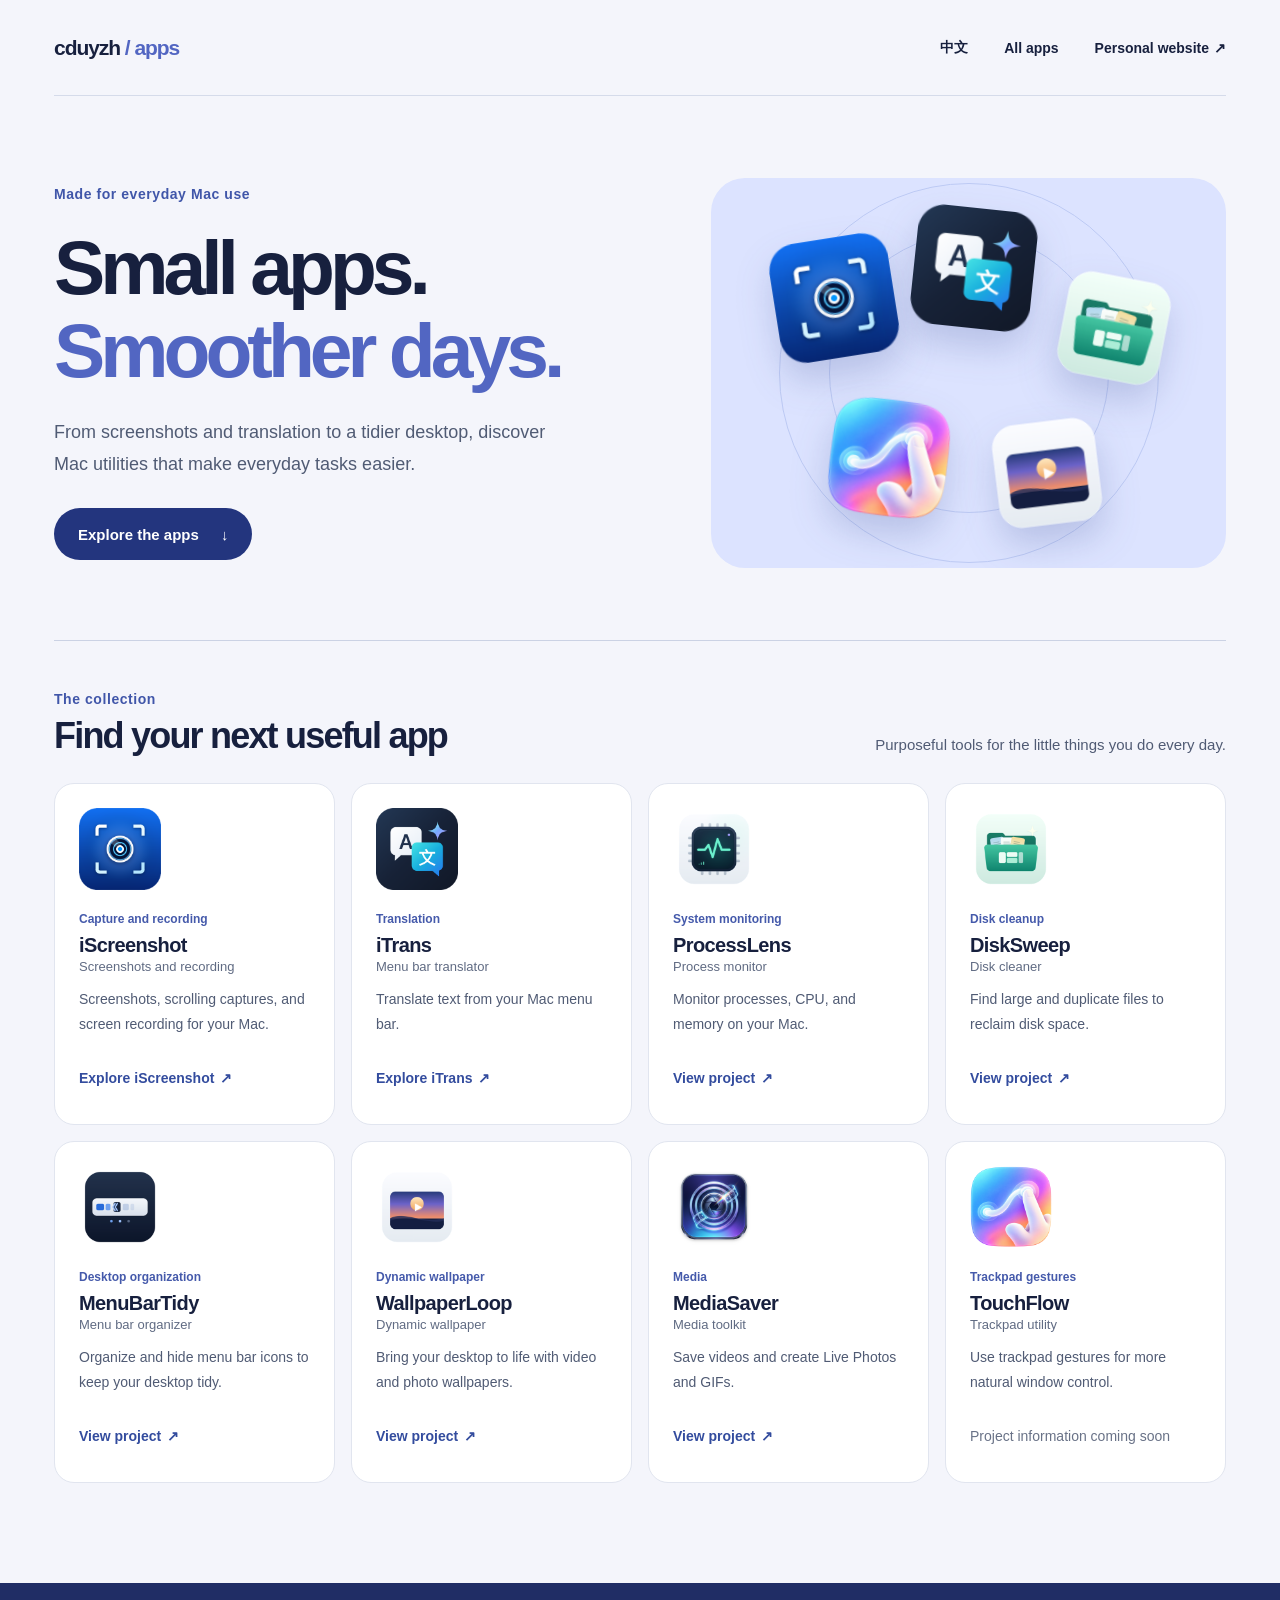
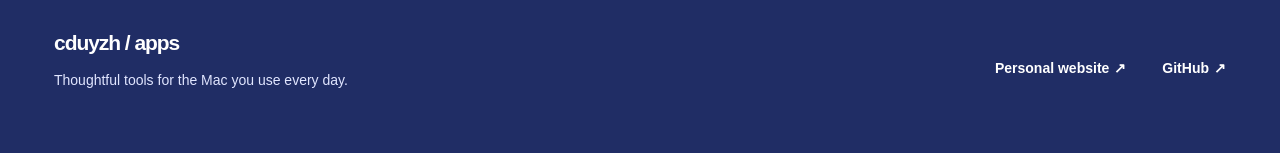
<file: index.html>
<!doctype html>
<html lang="en">
<head>
  <meta charset="utf-8">
  <meta name="viewport" content="width=device-width, initial-scale=1">
  <meta name="description" content="Explore cduyzh Mac apps for screenshots, translation, disk cleanup, process monitoring, menu bar organization, and dynamic wallpapers.">
  <meta name="theme-color" content="#f4f5fb">
  <title>Mac Apps and Utilities for Screenshots, Translation and More | cduyzh</title>
  <meta name="keywords" content="cduyzh, Mac apps, macOS utilities, iScreenshot, iTrans, screen capture mac, translator mac, menu bar apps">
  <meta name="author" content="cduyzh">
  <meta property="og:type" content="website">
  <meta property="og:site_name" content="cduyzh Mac Apps">
  <meta property="og:title" content="Mac Apps and Utilities for Screenshots, Translation and More | cduyzh">
  <meta property="og:description" content="Explore cduyzh Mac apps for screenshots, translation, disk cleanup, process monitoring, menu bar organization, and dynamic wallpapers.">
  <meta property="og:url" content="https://apps.cduyzh.top/">
  <meta property="og:image" content="https://apps.cduyzh.top/assets/icons/iScreenshot.png">
  <meta name="twitter:card" content="summary">
  <meta name="twitter:title" content="Mac Apps and Utilities for Screenshots, Translation and More | cduyzh">
  <meta name="twitter:description" content="Explore cduyzh Mac apps for screenshots, translation, disk cleanup, process monitoring, menu bar organization, and dynamic wallpapers.">
  <meta name="twitter:image" content="https://apps.cduyzh.top/assets/icons/iScreenshot.png">
  <link rel="canonical" href="https://apps.cduyzh.top/">
  <link rel="alternate" hreflang="en" href="https://apps.cduyzh.top/">
  <link rel="alternate" hreflang="zh-CN" href="https://apps.cduyzh.top/zh.html">
  <link rel="alternate" hreflang="x-default" href="https://apps.cduyzh.top/">
  <link rel="icon" href="assets/favicon.svg" type="image/svg+xml">
  <link rel="stylesheet" href="styles.css">

  <script type="application/ld+json">{"@context":"https://schema.org","@type":"ItemList","name":"cduyzh Mac Apps","itemListElement":[{"@type":"ListItem","position":1,"item":{"@type":"SoftwareApplication","name":"iScreenshot","description":"Screenshots, scrolling captures, and screen recording for your Mac.","operatingSystem":"macOS","applicationCategory":"UtilitiesApplication","author":{"@type":"Person","name":"cduyzh"},"url":"https://apps.cduyzh.top/iScreenshot/"}},{"@type":"ListItem","position":2,"item":{"@type":"SoftwareApplication","name":"iTrans","description":"Translate text from your Mac menu bar.","operatingSystem":"macOS","applicationCategory":"UtilitiesApplication","author":{"@type":"Person","name":"cduyzh"},"url":"https://apps.cduyzh.top/iTrans/"}},{"@type":"ListItem","position":3,"item":{"@type":"SoftwareApplication","name":"ProcessLens","description":"Monitor processes, CPU, and memory on your Mac.","operatingSystem":"macOS","applicationCategory":"UtilitiesApplication","author":{"@type":"Person","name":"cduyzh"},"url":"https://github.com/cduyzh/ProcessLens"}},{"@type":"ListItem","position":4,"item":{"@type":"SoftwareApplication","name":"DiskSweep","description":"Find large and duplicate files to reclaim disk space.","operatingSystem":"macOS","applicationCategory":"UtilitiesApplication","author":{"@type":"Person","name":"cduyzh"},"url":"https://github.com/cduyzh/DiskSweep"}},{"@type":"ListItem","position":5,"item":{"@type":"SoftwareApplication","name":"MenuBarTidy","description":"Organize and hide menu bar icons to keep your desktop tidy.","operatingSystem":"macOS","applicationCategory":"UtilitiesApplication","author":{"@type":"Person","name":"cduyzh"},"url":"https://github.com/cduyzh/MenuBarTidy"}},{"@type":"ListItem","position":6,"item":{"@type":"SoftwareApplication","name":"WallpaperLoop","description":"Bring your desktop to life with video and photo wallpapers.","operatingSystem":"macOS","applicationCategory":"UtilitiesApplication","author":{"@type":"Person","name":"cduyzh"},"url":"https://github.com/cduyzh/WallpaperLoop"}},{"@type":"ListItem","position":7,"item":{"@type":"SoftwareApplication","name":"MediaSaver","description":"Save videos and create Live Photos and GIFs.","operatingSystem":"macOS","applicationCategory":"UtilitiesApplication","author":{"@type":"Person","name":"cduyzh"},"url":"https://github.com/cduyzh/MediaSaver"}},{"@type":"ListItem","position":8,"item":{"@type":"SoftwareApplication","name":"TouchFlow","description":"Use trackpad gestures for more natural window control.","operatingSystem":"macOS","applicationCategory":"UtilitiesApplication","author":{"@type":"Person","name":"cduyzh"}}}]}</script>
    <!-- Umami Analytics -->
    <script
      defer
      src="https://umami.cduyzh.top/script.js"
      data-website-id="d0566683-8dc0-4c5d-8891-1f20842751fe"></script>
  </head>
<body>
  <a class="skip-link" href="#apps">Skip to apps</a>
  <div class="page-shell">
    <header class="site-header">
      <a class="wordmark" href="#top" aria-label="cduyzh apps home">cduyzh<span> / apps</span></a>
      <nav aria-label="Main navigation">
        <a href="zh.html" hreflang="zh-CN" lang="zh-CN">中文</a>
        <a href="#apps">All apps</a>
        <a href="https://www.cduyzh.top">Personal website <span aria-hidden="true">↗</span></a>
      </nav>
    </header>

    <main id="top">
      <section class="hero" aria-labelledby="hero-title">
        <div class="hero-copy">
          <p class="eyebrow">Made for everyday Mac use</p>
          <h1 id="hero-title">Small apps.<br><span>Smoother days.</span></h1>
          <p class="hero-description">From screenshots and translation to a tidier desktop, discover Mac utilities that make everyday tasks easier.</p>
          <a class="primary-link" href="#apps">Explore the apps <span aria-hidden="true">↓</span></a>
        </div>
        <div class="hero-art" aria-hidden="true">
          <div class="orbit orbit-one"></div><div class="orbit orbit-two"></div>
          <img class="hero-icon hero-icon-one" src="assets/icons/iScreenshot.png" alt="" width="256" height="256">
          <img class="hero-icon hero-icon-two" src="assets/icons/TransBar.png" alt="" width="256" height="256">
          <img class="hero-icon hero-icon-three" src="assets/icons/DiskSweep.png" alt="" width="256" height="256">
          <img class="hero-icon hero-icon-four" src="assets/icons/TouchFlow.png" alt="" width="256" height="256">
          <img class="hero-icon hero-icon-five" src="assets/icons/WallpaperLoop.png" alt="" width="256" height="256">
        </div>
      </section>

      <section class="collection" id="apps" aria-labelledby="collection-title">
        <div class="section-heading">
          <div><p class="eyebrow">The collection</p><h2 id="collection-title">Find your next useful app</h2></div>
          <p>Purposeful tools for the little things you do every day.</p>
        </div>
        <div class="app-grid">
          <article class="app-card"><img src="assets/icons/iScreenshot.png" alt="" width="256" height="256"><div class="card-content"><p class="category">Capture and recording</p><h3>iScreenshot</h3><p class="chinese-name">Screenshots and recording</p><p class="app-description">Screenshots, scrolling captures, and screen recording for your Mac.</p><a class="app-link" href="https://apps.cduyzh.top/iScreenshot/" aria-label="Visit the iScreenshot app page">Explore iScreenshot <span aria-hidden="true">↗</span></a></div></article>
          <article class="app-card"><img src="assets/icons/TransBar.png" alt="" width="256" height="256"><div class="card-content"><p class="category">Translation</p><h3>iTrans</h3><p class="chinese-name">Menu bar translator</p><p class="app-description">Translate text from your Mac menu bar.</p><a class="app-link" href="https://apps.cduyzh.top/iTrans/" aria-label="Visit the iTrans app page">Explore iTrans <span aria-hidden="true">↗</span></a></div></article>
          <article class="app-card"><img src="assets/icons/ProcessLens.png" alt="" width="256" height="256" loading="lazy"><div class="card-content"><p class="category">System monitoring</p><h3>ProcessLens</h3><p class="chinese-name">Process monitor</p><p class="app-description">Monitor processes, CPU, and memory on your Mac.</p><a class="app-link" href="https://github.com/cduyzh/ProcessLens" aria-label="View the ProcessLens project">View project <span aria-hidden="true">↗</span></a></div></article>
          <article class="app-card"><img src="assets/icons/DiskSweep.png" alt="" width="256" height="256" loading="lazy"><div class="card-content"><p class="category">Disk cleanup</p><h3>DiskSweep</h3><p class="chinese-name">Disk cleaner</p><p class="app-description">Find large and duplicate files to reclaim disk space.</p><a class="app-link" href="https://github.com/cduyzh/DiskSweep" aria-label="View the DiskSweep project">View project <span aria-hidden="true">↗</span></a></div></article>
          <article class="app-card"><img src="assets/icons/MenuBarTidy.png" alt="" width="256" height="256" loading="lazy"><div class="card-content"><p class="category">Desktop organization</p><h3>MenuBarTidy</h3><p class="chinese-name">Menu bar organizer</p><p class="app-description">Organize and hide menu bar icons to keep your desktop tidy.</p><a class="app-link" href="https://github.com/cduyzh/MenuBarTidy" aria-label="View the MenuBarTidy project">View project <span aria-hidden="true">↗</span></a></div></article>
          <article class="app-card"><img src="assets/icons/WallpaperLoop.png" alt="" width="256" height="256" loading="lazy"><div class="card-content"><p class="category">Dynamic wallpaper</p><h3>WallpaperLoop</h3><p class="chinese-name">Dynamic wallpaper</p><p class="app-description">Bring your desktop to life with video and photo wallpapers.</p><a class="app-link" href="https://github.com/cduyzh/WallpaperLoop" aria-label="View the WallpaperLoop project">View project <span aria-hidden="true">↗</span></a></div></article>
          <article class="app-card"><img src="assets/icons/MediaSaver.png" alt="" width="256" height="256" loading="lazy"><div class="card-content"><p class="category">Media</p><h3>MediaSaver</h3><p class="chinese-name">Media toolkit</p><p class="app-description">Save videos and create Live Photos and GIFs.</p><a class="app-link" href="https://github.com/cduyzh/MediaSaver" aria-label="View the MediaSaver project">View project <span aria-hidden="true">↗</span></a></div></article>
          <article class="app-card"><img src="assets/icons/TouchFlow.png" alt="" width="256" height="256" loading="lazy"><div class="card-content"><p class="category">Trackpad gestures</p><h3>TouchFlow</h3><p class="chinese-name">Trackpad utility</p><p class="app-description">Use trackpad gestures for more natural window control.</p><p class="app-pending">Project information coming soon</p></div></article>
        </div>
      </section>
    </main>
  </div>
  <footer class="site-footer"><div class="footer-inner"><div><a class="footer-brand" href="#top">cduyzh / apps</a><p>Thoughtful tools for the Mac you use every day.</p></div><div class="footer-links"><a href="https://www.cduyzh.top">Personal website <span aria-hidden="true">↗</span></a><a href="https://github.com/cduyzh">GitHub <span aria-hidden="true">↗</span></a></div></div></footer>
</body>
</html>
</file>
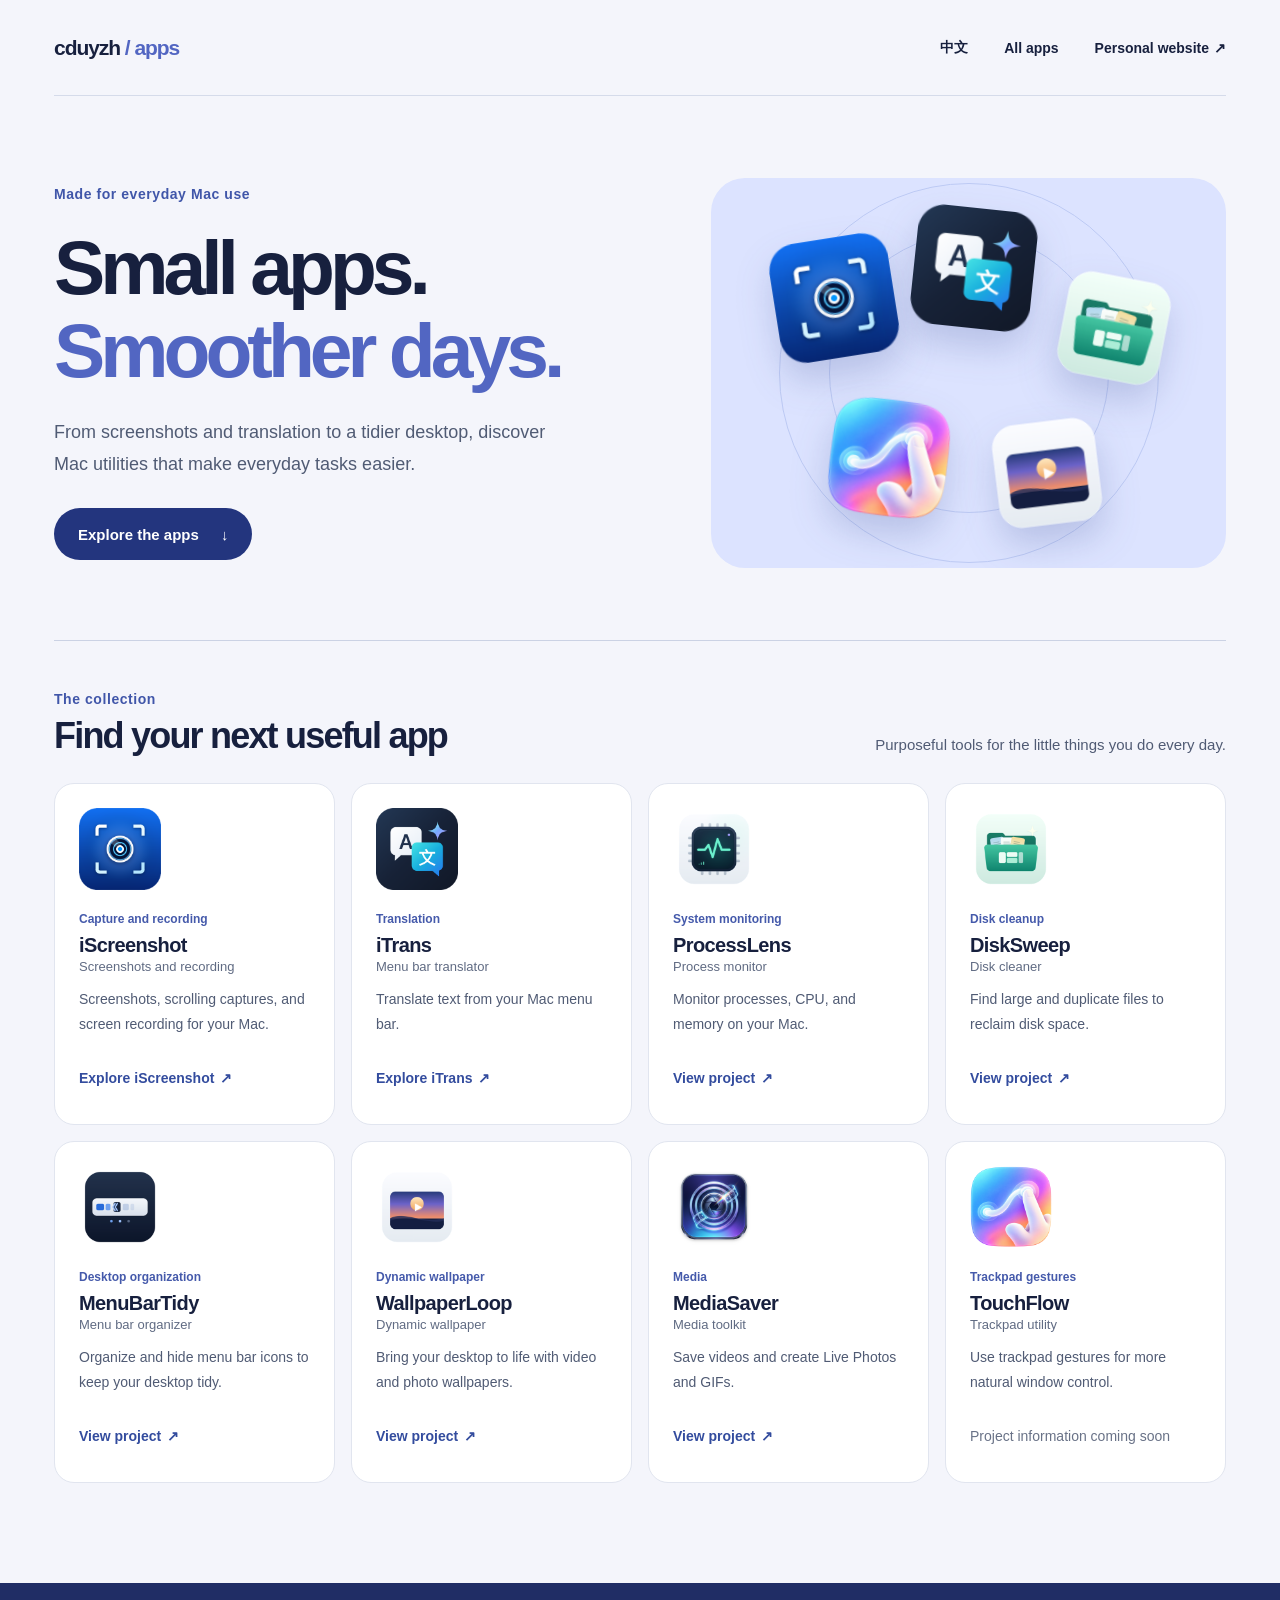
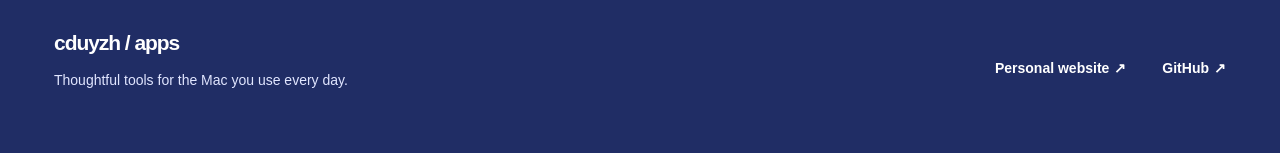
<file: en.html>
<!doctype html>
<html lang="en"><head><meta charset="utf-8"><meta name="viewport" content="width=device-width,initial-scale=1"><meta http-equiv="refresh" content="0; url=./"><meta name="robots" content="noindex"><link rel="canonical" href="https://apps.cduyzh.top/"><title>Mac apps by cduyzh</title></head><body><p>The English page has moved to <a href="./">the homepage</a>.</p></body></html>
</file>
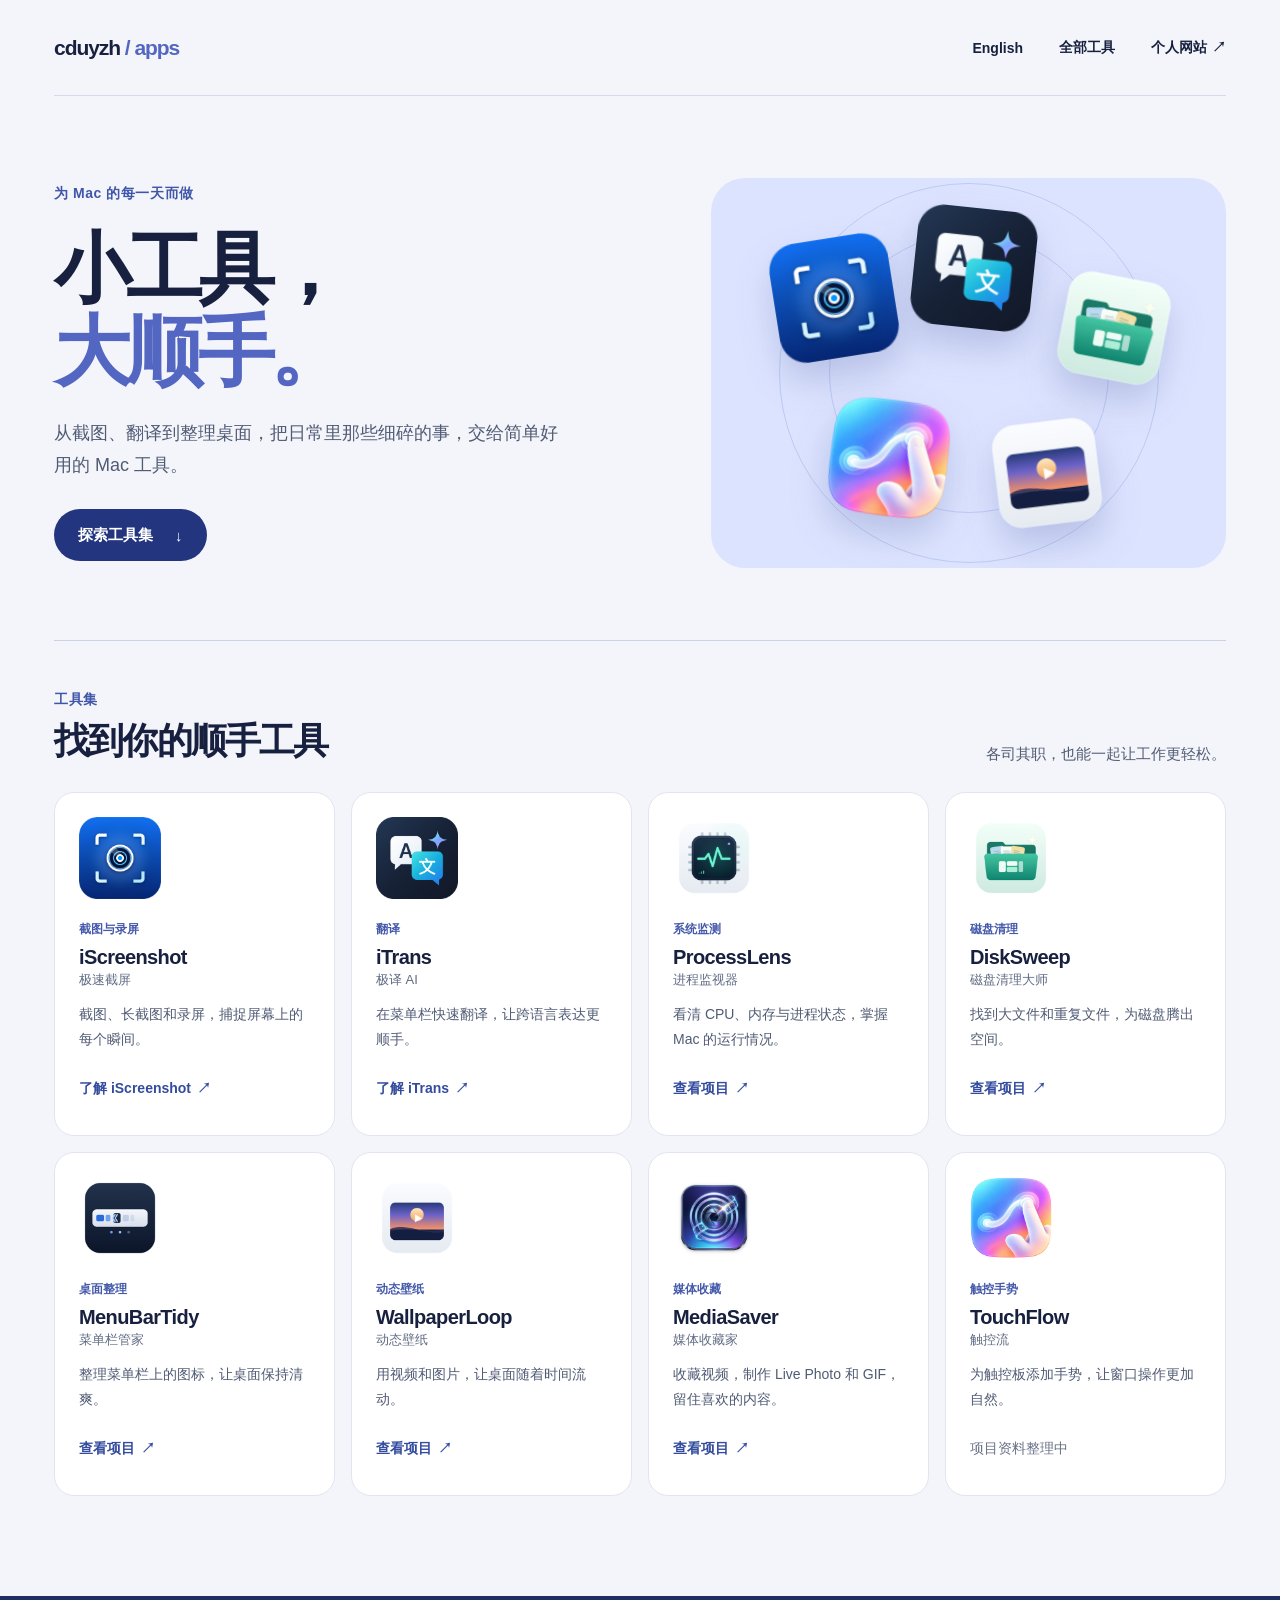
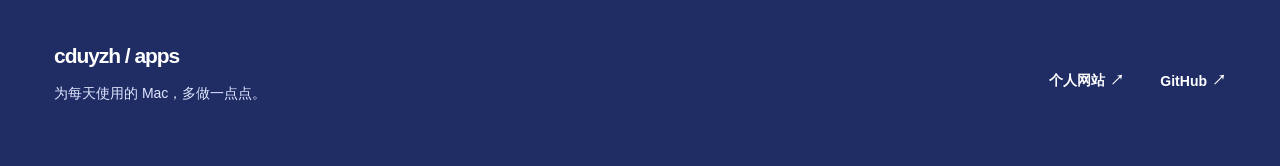
<file: zh.html>
<!doctype html>
<html lang="zh-CN">
<head>
  <meta charset="utf-8">
  <meta name="viewport" content="width=device-width, initial-scale=1">
  <meta name="description" content="探索 cduyzh 为 Mac 打造的实用工具：截图、翻译、磁盘清理、进程监控、菜单栏整理、动态壁纸与更多。">
  <meta name="theme-color" content="#f4f5fb">
  <title>Mac 工具软件合集：截图、翻译与系统工具 | cduyzh</title>
  <meta name="keywords" content="cduyzh, Mac工具, macOS原生工具, 极速截屏, iScreenshot, 极译AI, iTrans, 菜单栏工具, 截图软件, 翻译软件">
  <meta name="author" content="cduyzh">
  <meta property="og:type" content="website">
  <meta property="og:site_name" content="cduyzh Mac 工具集">
  <meta property="og:title" content="Mac 工具软件合集：截图、翻译与系统工具 | cduyzh">
  <meta property="og:description" content="探索 cduyzh 为 Mac 打造的实用工具：截图、翻译、磁盘清理、进程监控、菜单栏整理、动态壁纸与更多。">
  <meta property="og:url" content="https://apps.cduyzh.top/zh.html">
  <meta property="og:image" content="https://apps.cduyzh.top/assets/icons/iScreenshot.png">
  <meta name="twitter:card" content="summary">
  <meta name="twitter:title" content="Mac 工具软件合集：截图、翻译与系统工具 | cduyzh">
  <meta name="twitter:description" content="探索 cduyzh 为 Mac 打造的实用工具：截图、翻译、磁盘清理、进程监控、菜单栏整理、动态壁纸与更多。">
  <meta name="twitter:image" content="https://apps.cduyzh.top/assets/icons/iScreenshot.png">
  <link rel="canonical" href="https://apps.cduyzh.top/zh.html">
  <link rel="alternate" hreflang="en" href="https://apps.cduyzh.top/">
  <link rel="alternate" hreflang="zh-CN" href="https://apps.cduyzh.top/zh.html">
  <link rel="alternate" hreflang="x-default" href="https://apps.cduyzh.top/">
  <link rel="icon" href="assets/favicon.svg" type="image/svg+xml">
  <link rel="stylesheet" href="styles.css">

  <script type="application/ld+json">{"@context":"https://schema.org","@type":"ItemList","name":"cduyzh Mac 工具集","itemListElement":[{"@type":"ListItem","position":1,"item":{"@type":"SoftwareApplication","name":"iScreenshot","description":"截图、长截图和录屏，捕捉屏幕上的每个瞬间。","operatingSystem":"macOS","applicationCategory":"UtilitiesApplication","author":{"@type":"Person","name":"cduyzh"},"url":"https://apps.cduyzh.top/iScreenshot/zh.html"}},{"@type":"ListItem","position":2,"item":{"@type":"SoftwareApplication","name":"iTrans","description":"在菜单栏快速翻译，让跨语言表达更顺手。","operatingSystem":"macOS","applicationCategory":"UtilitiesApplication","author":{"@type":"Person","name":"cduyzh"},"url":"https://apps.cduyzh.top/iTrans/zh.html"}},{"@type":"ListItem","position":3,"item":{"@type":"SoftwareApplication","name":"ProcessLens","description":"看清 CPU、内存与进程状态，掌握 Mac 的运行情况。","operatingSystem":"macOS","applicationCategory":"UtilitiesApplication","author":{"@type":"Person","name":"cduyzh"},"url":"https://github.com/cduyzh/ProcessLens"}},{"@type":"ListItem","position":4,"item":{"@type":"SoftwareApplication","name":"DiskSweep","description":"找到大文件和重复文件，为磁盘腾出空间。","operatingSystem":"macOS","applicationCategory":"UtilitiesApplication","author":{"@type":"Person","name":"cduyzh"},"url":"https://github.com/cduyzh/DiskSweep"}},{"@type":"ListItem","position":5,"item":{"@type":"SoftwareApplication","name":"MenuBarTidy","description":"整理菜单栏上的图标，让桌面保持清爽。","operatingSystem":"macOS","applicationCategory":"UtilitiesApplication","author":{"@type":"Person","name":"cduyzh"},"url":"https://github.com/cduyzh/MenuBarTidy"}},{"@type":"ListItem","position":6,"item":{"@type":"SoftwareApplication","name":"WallpaperLoop","description":"用视频和图片，让桌面随着时间流动。","operatingSystem":"macOS","applicationCategory":"UtilitiesApplication","author":{"@type":"Person","name":"cduyzh"},"url":"https://github.com/cduyzh/WallpaperLoop"}},{"@type":"ListItem","position":7,"item":{"@type":"SoftwareApplication","name":"MediaSaver","description":"收藏视频，制作 Live Photo 和 GIF，留住喜欢的内容。","operatingSystem":"macOS","applicationCategory":"UtilitiesApplication","author":{"@type":"Person","name":"cduyzh"},"url":"https://github.com/cduyzh/MediaSaver"}},{"@type":"ListItem","position":8,"item":{"@type":"SoftwareApplication","name":"TouchFlow","description":"为触控板添加手势，让窗口操作更加自然。","operatingSystem":"macOS","applicationCategory":"UtilitiesApplication","author":{"@type":"Person","name":"cduyzh"}}}]}</script>
    <!-- Umami Analytics -->
    <script
      defer
      src="https://umami.cduyzh.top/script.js"
      data-website-id="d0566683-8dc0-4c5d-8891-1f20842751fe"></script>
  </head>
<body>
  <a class="skip-link" href="#apps">跳转到工具列表</a>
  <div class="page-shell">
    <header class="site-header">
      <a class="wordmark" href="#top" aria-label="cduyzh 工具集首页">cduyzh<span> / apps</span></a>
      <nav aria-label="主导航">
        <a href="/" hreflang="en" lang="en">English</a>
        <a href="#apps">全部工具</a>
        <a href="https://www.cduyzh.top">个人网站 <span aria-hidden="true">↗</span></a>
      </nav>
    </header>

    <main id="top">
      <section class="hero" aria-labelledby="hero-title">
        <div class="hero-copy">
          <p class="eyebrow">为 Mac 的每一天而做</p>
          <h1 id="hero-title">小工具，<br><span>大顺手。</span></h1>
          <p class="hero-description">从截图、翻译到整理桌面，把日常里那些细碎的事，交给简单好用的 Mac 工具。</p>
          <a class="primary-link" href="#apps">探索工具集 <span aria-hidden="true">↓</span></a>
        </div>
        <div class="hero-art" aria-hidden="true">
          <div class="orbit orbit-one"></div><div class="orbit orbit-two"></div>
          <img class="hero-icon hero-icon-one" src="assets/icons/iScreenshot.png" alt="" width="256" height="256">
          <img class="hero-icon hero-icon-two" src="assets/icons/TransBar.png" alt="" width="256" height="256">
          <img class="hero-icon hero-icon-three" src="assets/icons/DiskSweep.png" alt="" width="256" height="256">
          <img class="hero-icon hero-icon-four" src="assets/icons/TouchFlow.png" alt="" width="256" height="256">
          <img class="hero-icon hero-icon-five" src="assets/icons/WallpaperLoop.png" alt="" width="256" height="256">
        </div>
      </section>

      <section class="collection" id="apps" aria-labelledby="collection-title">
        <div class="section-heading">
          <div><p class="eyebrow">工具集</p><h2 id="collection-title">找到你的顺手工具</h2></div>
          <p>各司其职，也能一起让工作更轻松。</p>
        </div>
        <div class="app-grid">
          <article class="app-card"><img src="assets/icons/iScreenshot.png" alt="" width="256" height="256"><div class="card-content"><p class="category">截图与录屏</p><h3>iScreenshot</h3><p class="chinese-name">极速截屏</p><p class="app-description">截图、长截图和录屏，捕捉屏幕上的每个瞬间。</p><a class="app-link" href="https://apps.cduyzh.top/iScreenshot/zh.html" aria-label="访问 iScreenshot 中文产品页">了解 iScreenshot <span aria-hidden="true">↗</span></a></div></article>
          <article class="app-card"><img src="assets/icons/TransBar.png" alt="" width="256" height="256"><div class="card-content"><p class="category">翻译</p><h3>iTrans</h3><p class="chinese-name">极译 AI</p><p class="app-description">在菜单栏快速翻译，让跨语言表达更顺手。</p><a class="app-link" href="https://apps.cduyzh.top/iTrans/zh.html" aria-label="访问 iTrans 中文产品页">了解 iTrans <span aria-hidden="true">↗</span></a></div></article>
          <article class="app-card"><img src="assets/icons/ProcessLens.png" alt="" width="256" height="256" loading="lazy"><div class="card-content"><p class="category">系统监测</p><h3>ProcessLens</h3><p class="chinese-name">进程监视器</p><p class="app-description">看清 CPU、内存与进程状态，掌握 Mac 的运行情况。</p><a class="app-link" href="https://github.com/cduyzh/ProcessLens" aria-label="查看 ProcessLens 项目">查看项目 <span aria-hidden="true">↗</span></a></div></article>
          <article class="app-card"><img src="assets/icons/DiskSweep.png" alt="" width="256" height="256" loading="lazy"><div class="card-content"><p class="category">磁盘清理</p><h3>DiskSweep</h3><p class="chinese-name">磁盘清理大师</p><p class="app-description">找到大文件和重复文件，为磁盘腾出空间。</p><a class="app-link" href="https://github.com/cduyzh/DiskSweep" aria-label="查看 DiskSweep 项目">查看项目 <span aria-hidden="true">↗</span></a></div></article>
          <article class="app-card"><img src="assets/icons/MenuBarTidy.png" alt="" width="256" height="256" loading="lazy"><div class="card-content"><p class="category">桌面整理</p><h3>MenuBarTidy</h3><p class="chinese-name">菜单栏管家</p><p class="app-description">整理菜单栏上的图标，让桌面保持清爽。</p><a class="app-link" href="https://github.com/cduyzh/MenuBarTidy" aria-label="查看 MenuBarTidy 项目">查看项目 <span aria-hidden="true">↗</span></a></div></article>
          <article class="app-card"><img src="assets/icons/WallpaperLoop.png" alt="" width="256" height="256" loading="lazy"><div class="card-content"><p class="category">动态壁纸</p><h3>WallpaperLoop</h3><p class="chinese-name">动态壁纸</p><p class="app-description">用视频和图片，让桌面随着时间流动。</p><a class="app-link" href="https://github.com/cduyzh/WallpaperLoop" aria-label="查看 WallpaperLoop 项目">查看项目 <span aria-hidden="true">↗</span></a></div></article>
          <article class="app-card"><img src="assets/icons/MediaSaver.png" alt="" width="256" height="256" loading="lazy"><div class="card-content"><p class="category">媒体收藏</p><h3>MediaSaver</h3><p class="chinese-name">媒体收藏家</p><p class="app-description">收藏视频，制作 Live Photo 和 GIF，留住喜欢的内容。</p><a class="app-link" href="https://github.com/cduyzh/MediaSaver" aria-label="查看 MediaSaver 项目">查看项目 <span aria-hidden="true">↗</span></a></div></article>
          <article class="app-card"><img src="assets/icons/TouchFlow.png" alt="" width="256" height="256" loading="lazy"><div class="card-content"><p class="category">触控手势</p><h3>TouchFlow</h3><p class="chinese-name">触控流</p><p class="app-description">为触控板添加手势，让窗口操作更加自然。</p><p class="app-pending">项目资料整理中</p></div></article>
        </div>
      </section>
    </main>
  </div>
  <footer class="site-footer"><div class="footer-inner"><div><a class="footer-brand" href="#top">cduyzh / apps</a><p>为每天使用的 Mac，多做一点点。</p></div><div class="footer-links"><a href="https://www.cduyzh.top">个人网站 <span aria-hidden="true">↗</span></a><a href="https://github.com/cduyzh">GitHub <span aria-hidden="true">↗</span></a></div></div></footer>
</body>
</html>
</file>
<file: styles.css>
:root{color-scheme:light;--ink:#17203e;--muted:#505b74;--blue:#23357e;--accent:#5266c2;--background:#f4f5fb;--surface:#fff;--line:#d5dbea}
*{box-sizing:border-box}html{scroll-behavior:smooth}body{margin:0;background:var(--background);color:var(--ink);font-family:-apple-system,BlinkMacSystemFont,"PingFang SC","Microsoft YaHei",sans-serif;-webkit-font-smoothing:antialiased}a{color:inherit;text-decoration:none}img{display:block;max-width:100%}a:focus-visible{outline:3px solid #df782d;outline-offset:4px}.skip-link{position:absolute;top:8px;left:8px;z-index:10;padding:12px;background:white;transform:translateY(-180%)}.skip-link:focus{transform:translateY(0)}.page-shell,.footer-inner{max-width:1320px;margin:0 auto;padding:0 54px}.site-header{height:96px;display:flex;align-items:center;justify-content:space-between;gap:20px;border-bottom:1px solid var(--line)}.wordmark,.footer-brand{font-size:21px;letter-spacing:-.05em;font-weight:750;white-space:nowrap}.wordmark span{color:var(--accent)}nav,.footer-links{display:flex;gap:36px;align-items:center}nav a,.footer-links a{font-size:14px;font-weight:650;min-height:44px;display:inline-flex;align-items:center;gap:5px}nav a:hover,.app-link:hover{text-decoration:underline;text-underline-offset:4px}.hero{padding:82px 0 72px;display:grid;grid-template-columns:1.2fr 1fr;gap:40px;align-items:center}.eyebrow{font-size:14px;font-weight:700;color:#4056a9;margin:0;letter-spacing:.04em}.hero h1{font-size:clamp(52px,6vw,88px);letter-spacing:-.065em;line-height:1.08;margin:24px 0}.hero h1 span{color:var(--accent)}.hero-description{font-size:18px;color:var(--muted);line-height:1.8;max-width:510px;margin:0}.primary-link{display:inline-flex;align-items:center;gap:22px;margin-top:28px;min-height:52px;border-radius:99px;background:var(--blue);color:white;padding:14px 24px;font-size:15px;font-weight:700;transition:background .18s ease}.primary-link:hover{background:#364da5}.hero-art{min-height:390px;border-radius:34px;background:#dce3ff;position:relative;overflow:hidden;display:grid;place-items:center}.orbit{position:absolute;border:1px solid #bdcaf4;border-radius:50%;width:380px;aspect-ratio:1}.orbit-two{width:280px}.hero-icon{width:120px;height:120px;object-fit:contain;position:absolute;filter:drop-shadow(0 18px 18px #34468c38)}.hero-icon-one{transform:translate(-135px,-75px) rotate(-9deg)}.hero-icon-two{transform:translate(5px,-105px) rotate(6deg)}.hero-icon-three{transform:translate(145px,-45px) rotate(11deg)}.hero-icon-four{transform:translate(-80px,85px) rotate(7deg)}.hero-icon-five{transform:translate(78px,100px) rotate(-7deg)}.section-heading{display:flex;justify-content:space-between;align-items:end;gap:20px;border-top:1px solid #cbd2e4;padding:50px 0 26px}.section-heading h2{margin:8px 0 0;font-size:36px;letter-spacing:-.05em}.section-heading>p{color:var(--muted);font-size:15px;line-height:1.6;margin:0}.app-grid{display:grid;grid-template-columns:repeat(4,minmax(0,1fr));gap:16px}.app-card{background:var(--surface);border:1px solid #e1e5ef;border-radius:20px;min-height:342px;padding:24px;display:flex;flex-direction:column;transition:border-color .18s ease,box-shadow .18s ease}.app-card:hover{border-color:#bdc8e9;box-shadow:0 12px 30px #1e34780d}.app-card>img{width:82px;height:82px;object-fit:contain}.card-content{display:flex;flex-direction:column;flex:1;margin-top:22px}.category{font-size:12px;font-weight:700;color:#455aab;margin:0}.app-card h3{font-size:20px;margin:8px 0 2px;letter-spacing:-.03em;overflow-wrap:anywhere}.chinese-name{font-size:13px;color:#606b83;margin:0}.app-description{font-size:14px;line-height:1.75;color:var(--muted);margin:13px 0 16px}.app-link,.app-pending{margin:auto 0 0;font-size:14px;font-weight:700;min-height:44px;display:inline-flex;align-items:center;gap:6px;color:#334c9e;align-self:flex-start}.app-pending{color:#697287;font-weight:500}.site-footer{margin-top:100px;background:#202d65;color:white;padding:48px 0}.footer-inner{display:flex;justify-content:space-between;gap:24px;align-items:center}.footer-inner p{color:#e1e6ff;font-size:14px;line-height:1.6}.footer-links a:hover{text-decoration:underline;text-underline-offset:4px}
@media(max-width:1000px){.app-grid{grid-template-columns:repeat(2,minmax(0,1fr))}.hero{grid-template-columns:1fr 1fr}.hero-art{min-height:340px}.hero-icon{width:95px;height:95px}.hero-icon-one{transform:translate(-105px,-60px) rotate(-9deg)}.hero-icon-two{transform:translate(5px,-85px) rotate(6deg)}.hero-icon-three{transform:translate(105px,-35px) rotate(11deg)}.hero-icon-four{transform:translate(-62px,70px) rotate(7deg)}.hero-icon-five{transform:translate(62px,80px) rotate(-7deg)}}
@media(max-width:650px){.page-shell,.footer-inner{padding:0 22px}.site-header{height:74px}nav{gap:18px}nav a{font-size:13px}.hero{grid-template-columns:1fr;padding:55px 0 42px;gap:28px}.hero h1{font-size:50px}.hero-description{font-size:16px}.hero-art{min-height:300px}.hero-icon{width:86px;height:86px}.hero-icon-one{transform:translate(-92px,-55px) rotate(-9deg)}.hero-icon-two{transform:translate(0,-75px) rotate(6deg)}.hero-icon-three{transform:translate(94px,-35px) rotate(11deg)}.hero-icon-four{transform:translate(-55px,65px) rotate(7deg)}.hero-icon-five{transform:translate(55px,70px) rotate(-7deg)}.orbit-one{width:320px}.orbit-two{width:240px}.section-heading{display:block;padding-top:40px}.section-heading h2{font-size:30px}.section-heading>p{margin-top:12px;font-size:16px}.app-grid{grid-template-columns:1fr;gap:12px}.app-card{min-height:0;display:grid;grid-template-columns:76px 1fr;gap:18px;padding:20px}.app-card>img{width:76px;height:76px}.card-content{margin-top:0;min-width:0}.app-card h3{margin-top:6px}.app-description{font-size:16px;margin:12px 0 8px}.site-footer{margin-top:70px}.footer-inner{align-items:flex-start;flex-direction:column}.footer-links{gap:24px}}
@media(max-width:340px){.wordmark{font-size:18px}.site-header nav{gap:10px}.hero h1{font-size:44px}.app-card{grid-template-columns:60px 1fr;gap:14px}.app-card>img{width:60px;height:60px}}
@media(prefers-reduced-motion:reduce){html{scroll-behavior:auto}*,*::before,*::after{transition-duration:0s!important;animation-duration:0s!important}}
@media(max-width:650px){.site-header nav{gap:12px}.site-header nav a{white-space:nowrap}}
@media(max-width:650px){html[lang="en"] .site-header{height:auto;min-height:74px;flex-wrap:wrap;padding:14px 0;gap:4px 14px}html[lang="en"] .site-header nav{gap:12px;flex-wrap:wrap}html[lang="en"] .hero h1{font-size:40px}}
</file>
